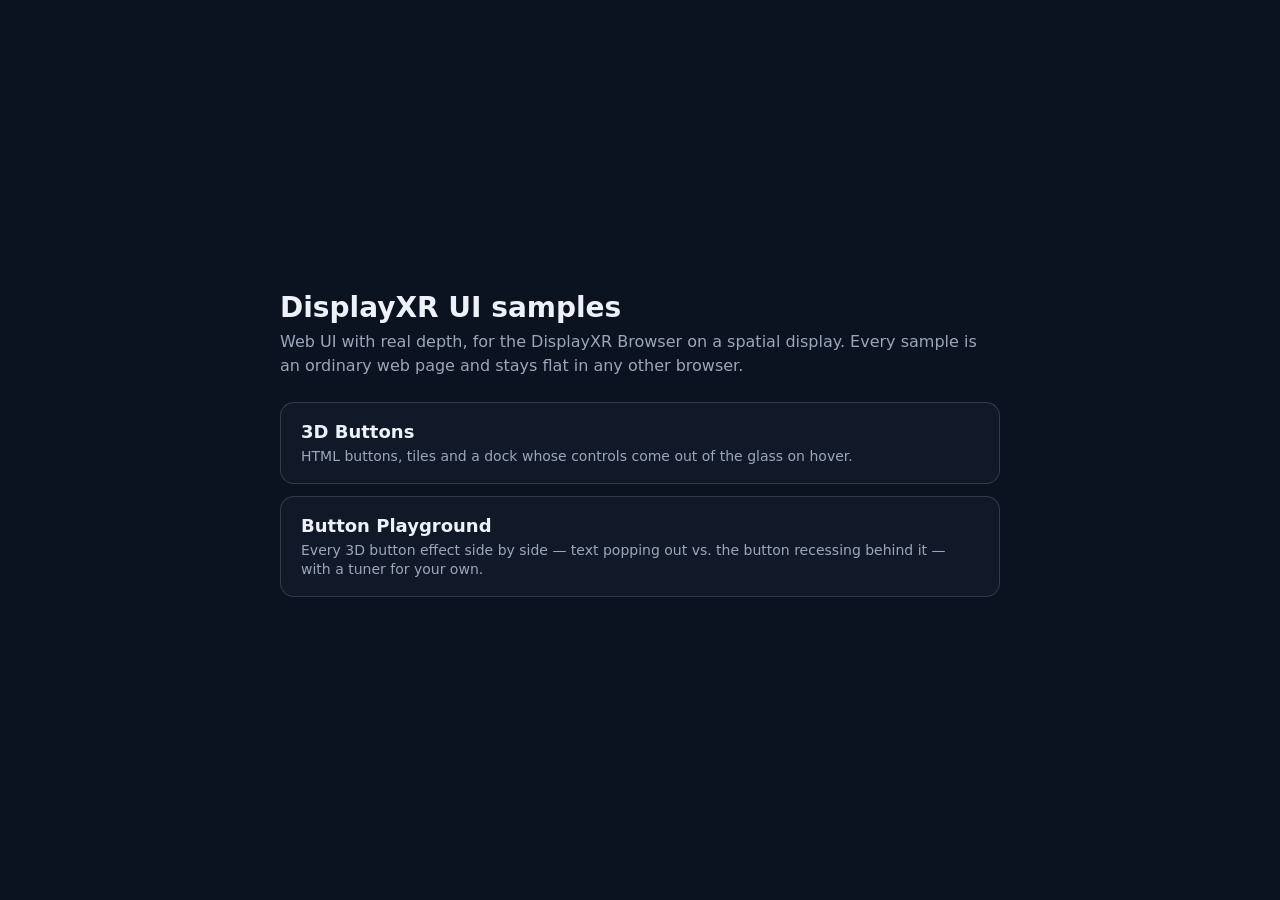
<file: ui-samples/index.html>
<!doctype html>
<html lang="en">
<head>
  <meta charset="utf-8" />
  <meta name="viewport" content="width=device-width, initial-scale=1" />
  <title>DisplayXR UI samples</title>
  <style>:root{color:#eef2f8;font-family:Segoe UI,system-ui,-apple-system,sans-serif}body{background:#0b1220;place-items:center;min-height:100vh;margin:0;display:grid}main{width:min(720px,100% - 32px)}h1{margin:0 0 6px;font-size:28px}p{color:#9aa7bb;margin:0 0 24px;line-height:1.5}a.sample{color:inherit;background:#121b2be6;border:1px solid #ffffff24;border-radius:14px;margin-bottom:12px;padding:18px 20px;text-decoration:none;display:block}a.sample strong{margin-bottom:4px;font-size:18px;display:block}a.sample span{color:#9aa7bb;font-size:14px}</style>
</head>
<body>
  <main>
    <h1>DisplayXR UI samples</h1>
    <p>Web UI with real depth, for the DisplayXR Browser on a spatial display. Every sample is an
      ordinary web page and stays flat in any other browser.</p>
    <a class="sample" href="./samples/buttons/">
      <strong>3D Buttons</strong>
      <span>HTML buttons, tiles and a dock whose controls come out of the glass on hover.</span>
    </a>
    <a class="sample" href="./samples/playground/">
      <strong>Button Playground</strong>
      <span>Every 3D button effect side by side — text popping out vs. the button recessing behind it — with a tuner for your own.</span>
    </a>
  </main>
</body>
</html>
</file>
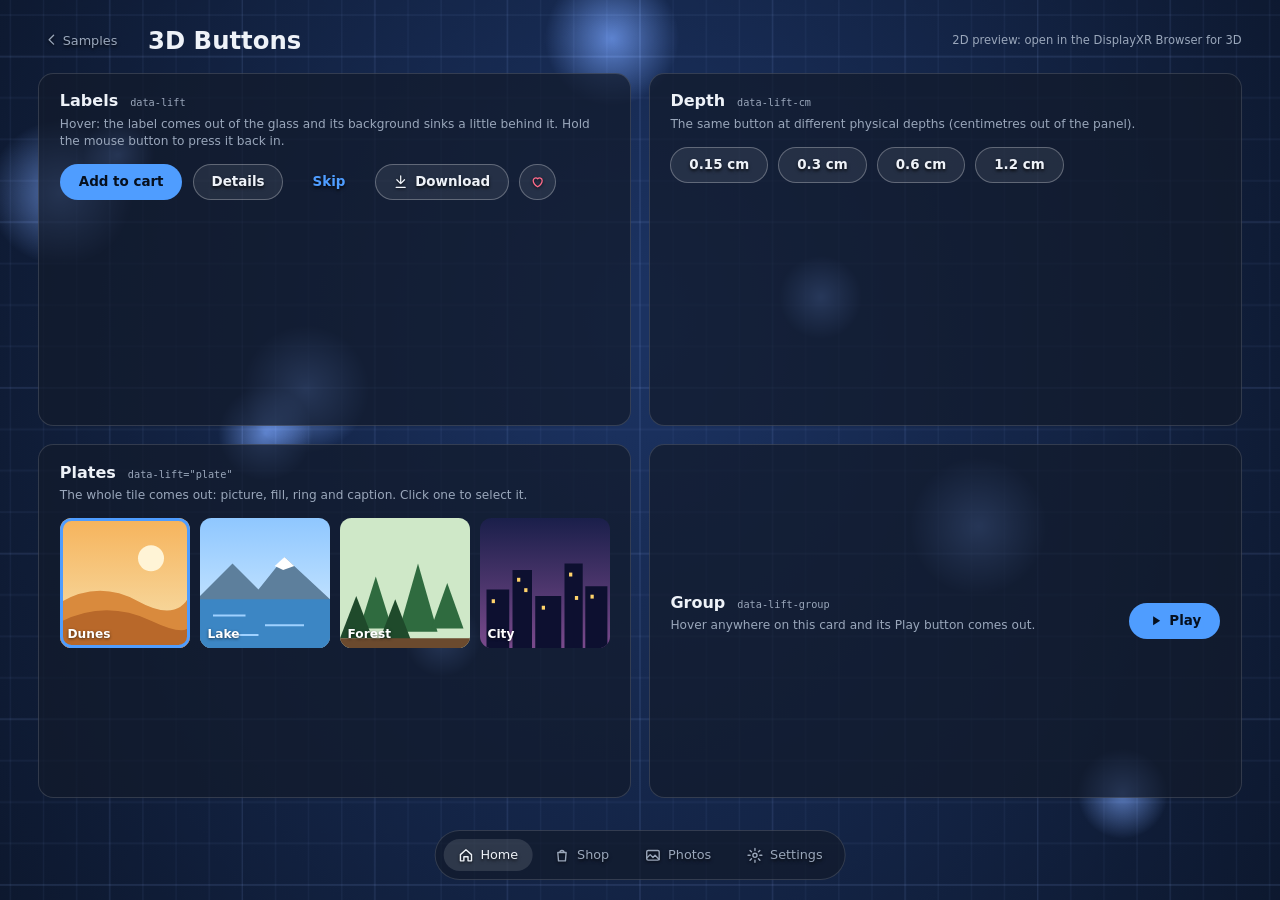
<file: ui-samples/samples/buttons/index.html>
<!doctype html>
<html lang="en">
<head>
  <meta charset="utf-8" />
  <meta name="viewport" content="width=device-width, initial-scale=1" />
  <title>3D Buttons — DisplayXR UI samples</title>
  <!-- Opt this page into the DisplayXR Browser's lens-aware filtering of 2D content. -->
  <meta name="displayxr-2d-lens-filter" content="on" />
  <script type="module" crossorigin src="../../assets/buttons-C-JlUZUL.js"></script>
  <link rel="modulepreload" crossorigin href="../../assets/cursor-v1BPBzjz.js">
  <link rel="stylesheet" crossorigin href="../../assets/cursor-QJGs-BZh.css">
  <link rel="stylesheet" crossorigin href="../../assets/buttons-D2-FQleA.css">
</head>
<body>
  <!-- The one woven canvas: full-bleed, under the page. No border/radius/shadow/filter/transform. -->
  <canvas id="stage" aria-hidden="true"></canvas>

  <main class="ui">
    <header class="top">
      <a class="back" href="../../" data-lift>
        <svg viewBox="0 0 24 24" aria-hidden="true"><path d="M15 5l-7 7 7 7" /></svg>
        Samples
      </a>
      <h1>3D Buttons</h1>
      <span class="mode" id="mode">Starting…</span>
    </header>

    <section class="panel" data-surface>
      <h2>Labels <small>data-lift</small></h2>
      <p>Hover: the label comes out of the glass and its background sinks a little behind it. Hold the mouse button to press it back in.</p>
      <div class="row">
        <button class="btn primary" data-lift>Add to cart</button>
        <button class="btn secondary" data-lift>Details</button>
        <button class="btn ghost" data-lift>Skip</button>
        <button class="btn secondary" data-lift>
          <svg viewBox="0 0 24 24" aria-hidden="true"><path d="M12 3v12M6 9l6 6 6-6M5 21h14" /></svg>
          Download
        </button>
        <button class="btn round" data-lift aria-label="Like">
          <svg viewBox="0 0 24 24" aria-hidden="true"><path d="M12 20s-7-4.4-7-10a4 4 0 0 1 7-2.6A4 4 0 0 1 19 10c0 5.6-7 10-7 10z" /></svg>
        </button>
      </div>
    </section>

    <section class="panel" data-surface>
      <h2>Depth <small>data-lift-cm</small></h2>
      <p>The same button at different physical depths (centimetres out of the panel).</p>
      <div class="row">
        <button class="btn secondary" data-lift data-lift-cm="0.15">0.15 cm</button>
        <button class="btn secondary" data-lift data-lift-cm="0.3">0.3 cm</button>
        <button class="btn secondary" data-lift data-lift-cm="0.6">0.6 cm</button>
        <button class="btn secondary" data-lift data-lift-cm="1.2">1.2 cm</button>
      </div>
    </section>

    <section class="panel" data-surface>
      <h2>Plates <small>data-lift="plate"</small></h2>
      <p>The whole tile comes out: picture, fill, ring and caption. Click one to select it.</p>
      <div class="rail" id="rail">
        <button class="tile selected" data-lift="plate"><img src="../../tiles/dunes.svg" alt="" /><i class="ring"></i><span>Dunes</span></button>
        <button class="tile" data-lift="plate"><img src="../../tiles/lake.svg" alt="" /><i class="ring"></i><span>Lake</span></button>
        <button class="tile" data-lift="plate"><img src="../../tiles/forest.svg" alt="" /><i class="ring"></i><span>Forest</span></button>
        <button class="tile" data-lift="plate"><img src="../../tiles/city.svg" alt="" /><i class="ring"></i><span>City</span></button>
      </div>
    </section>

    <section class="panel card" data-surface data-lift-group>
      <div>
        <h2>Group <small>data-lift-group</small></h2>
        <p>Hover anywhere on this card and its Play button comes out.</p>
      </div>
      <button class="btn primary" id="play" data-lift-group-target data-lift-cm="0.6">
        <svg viewBox="0 0 24 24" aria-hidden="true"><path d="M8 5l11 7-11 7z" class="fill" /></svg>
        <span>Play</span>
      </button>
    </section>
  </main>

  <nav class="dock" data-surface aria-label="Dock">
    <button class="dock-btn active" data-lift aria-label="Home">
      <svg viewBox="0 0 24 24" aria-hidden="true"><path d="M4 11l8-7 8 7v9h-5v-6H9v6H4z" /></svg>
      <span>Home</span>
    </button>
    <button class="dock-btn" data-lift>
      <svg viewBox="0 0 24 24" aria-hidden="true"><path d="M6 8h12l-1 12H7zM9 8a3 3 0 0 1 6 0" /></svg>
      <span>Shop</span>
    </button>
    <button class="dock-btn" data-lift>
      <svg viewBox="0 0 24 24" aria-hidden="true"><rect x="3" y="5" width="18" height="14" rx="2" /><path d="M3 16l5-5 4 4 3-3 6 6" /></svg>
      <span>Photos</span>
    </button>
    <button class="dock-btn" data-lift>
      <svg viewBox="0 0 24 24" aria-hidden="true"><circle cx="12" cy="12" r="3" /><path d="M12 2v3M12 19v3M2 12h3M19 12h3M4.9 4.9l2.1 2.1M17 17l2.1 2.1M4.9 19.1L7 17M17 7l2.1-2.1" /></svg>
      <span>Settings</span>
    </button>
  </nav>

</body>
</html>
</file>
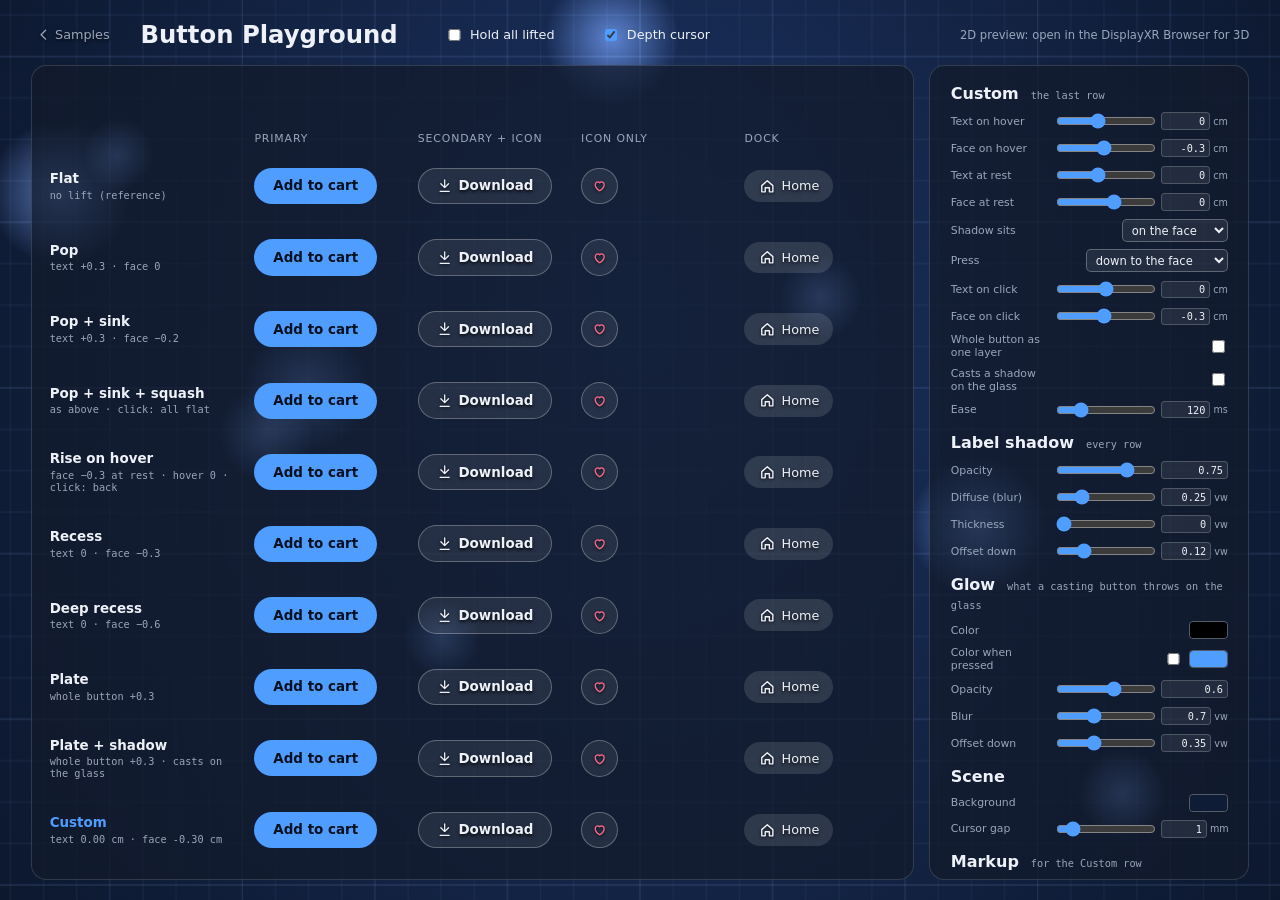
<file: ui-samples/samples/playground/index.html>
<!doctype html>
<html lang="en">
<head>
  <meta charset="utf-8" />
  <meta name="viewport" content="width=device-width, initial-scale=1" />
  <title>Button Playground — DisplayXR UI samples</title>
  <!-- Opt this page into the DisplayXR Browser's lens-aware filtering of 2D content. -->
  <meta name="displayxr-2d-lens-filter" content="on" />
  <script type="module" crossorigin src="../../assets/playground-C6cJe9Ok.js"></script>
  <link rel="modulepreload" crossorigin href="../../assets/cursor-v1BPBzjz.js">
  <link rel="stylesheet" crossorigin href="../../assets/cursor-QJGs-BZh.css">
  <link rel="stylesheet" crossorigin href="../../assets/playground-Dy2yi5ps.css">
</head>
<body>
  <canvas id="stage" aria-hidden="true"></canvas>

  <main class="ui">
    <header class="top">
      <a class="back" href="../../" data-lift>
        <svg viewBox="0 0 24 24" aria-hidden="true"><path d="M15 5l-7 7 7 7" /></svg>
        Samples
      </a>
      <h1>Button Playground</h1>
      <label class="switch"><input type="checkbox" id="hold" /> Hold all lifted</label>
      <label class="switch" title="The pointer rises to the depth of whatever is under it, so it is never drawn behind a lifted control"><input type="checkbox" id="cursor" /> Depth cursor</label>
      <span class="mode" id="mode">Starting…</span>
    </header>

    <!-- Rows are effects, columns are button styles. Built by main.ts from PRESETS. -->
    <section class="panel compare" data-surface>
      <div class="grid" id="grid"></div>
    </section>

    <aside class="panel tune" data-surface>
      <h2>Custom <small>the last row</small></h2>
      <div class="field">
        <label for="textCm">Text on hover</label>
        <input type="range" id="textCm" min="-1" max="1.5" step="0.05" />
      </div>
      <div class="field">
        <label for="faceCm">Face on hover</label>
        <input type="range" id="faceCm" min="-1.5" max="1" step="0.05" />
      </div>
      <div class="field">
        <label for="restCm">Text at rest</label>
        <input type="range" id="restCm" min="-1" max="1.5" step="0.05" />
      </div>
      <div class="field">
        <label for="restFaceCm">Face at rest</label>
        <input type="range" id="restFaceCm" min="-1.5" max="1" step="0.05" />
      </div>
      <div class="field two">
        <label for="shadow">Shadow sits</label>
        <select id="shadow">
          <option value="face">on the face</option>
          <option value="text">with the text</option>
          <option value="none">nowhere</option>
        </select>
      </div>
      <div class="field two">
        <label for="press">Press</label>
        <select id="press">
          <option value="face">down to the face</option>
          <option value="glass">all flat on the glass</option>
          <option value="rest">back to rest</option>
          <option value="depths">to the click depths</option>
          <option value="none">nowhere</option>
        </select>
      </div>
      <div class="field">
        <label for="pressCm">Text on click</label>
        <input type="range" id="pressCm" min="-1.5" max="1.5" step="0.05" />
      </div>
      <div class="field">
        <label for="pressFaceCm">Face on click</label>
        <input type="range" id="pressFaceCm" min="-1.5" max="1" step="0.05" />
      </div>
      <div class="field two">
        <label for="plate">Whole button as one layer</label>
        <input type="checkbox" id="plate" />
      </div>
      <div class="field two">
        <label for="cast">Casts a shadow on the glass</label>
        <input type="checkbox" id="cast" />
      </div>
      <div class="field">
        <label for="ease">Ease</label>
        <input type="range" id="ease" min="0" max="600" step="10" />
      </div>

      <h2 class="sub">Label shadow <small>every row</small></h2>
      <div class="field">
        <label for="alpha">Opacity</label>
        <input type="range" id="alpha" min="0" max="1" step="0.05" />
      </div>
      <div class="field">
        <label for="blur">Diffuse (blur)</label>
        <input type="range" id="blur" min="0" max="1.2" step="0.01" />
      </div>
      <div class="field">
        <label for="thickness">Thickness</label>
        <input type="range" id="thickness" min="0" max="0.3" step="0.01" />
      </div>
      <div class="field">
        <label for="offset">Offset down</label>
        <input type="range" id="offset" min="0" max="0.5" step="0.02" />
      </div>

      <h2 class="sub">Glow <small>what a casting button throws on the glass</small></h2>
      <div class="field two">
        <label for="castColor">Color</label>
        <input type="color" id="castColor" />
      </div>
      <div class="field two">
        <label for="castPressedOn">Color when pressed</label>
        <span class="pair"><input type="checkbox" id="castPressedOn" /><input type="color" id="castPressedColor" /></span>
      </div>
      <div class="field">
        <label for="castAlpha">Opacity</label>
        <input type="range" id="castAlpha" min="0" max="1" step="0.05" />
      </div>
      <div class="field">
        <label for="castBlur">Blur</label>
        <input type="range" id="castBlur" min="0" max="2" step="0.05" />
      </div>
      <div class="field">
        <label for="castOffset">Offset down</label>
        <input type="range" id="castOffset" min="0" max="1" step="0.05" />
      </div>

      <h2 class="sub">Scene</h2>
      <div class="field two">
        <label for="bg">Background</label>
        <input type="color" id="bg" />
      </div>
      <div class="field">
        <label for="cursorGap">Cursor gap</label>
        <input type="range" id="cursorGap" min="0" max="10" step="0.5" />
      </div>

      <h2 class="sub">Markup <small>for the Custom row</small></h2>
      <code id="markup"></code>
      <div class="row actions">
        <button class="btn secondary small" id="reset" type="button">Reset</button>
        <button class="btn secondary small" id="copy" type="button">Copy markup</button>
      </div>
    </aside>
  </main>

</body>
</html>
</file>
<file: ui-samples/assets/cursor-QJGs-BZh.css>
.lift-hidden,.lift-hidden *{-webkit-text-fill-color:transparent!important;text-shadow:none!important;box-shadow:none!important;background-color:#0000!important;border-color:#0000!important}.lift-hidden svg,.lift-hidden img{visibility:hidden!important}.lift-still,.lift-still *{transition:none!important}.surface-in-scene{box-shadow:none!important;background-color:#0000!important;border-color:#0000!important}
</file>
<file: ui-samples/assets/buttons-D2-FQleA.css>
:root{--bg:#0b1220;--text:#eef2f8;--muted:#9aa7bb;--accent:#4f9dff;--panel:#121b2bb8;--line:#ffffff24;--shadow-y:.12vw;--shadow-blur:.25vw;--shadow-alpha:.75;--label-shadow:0 var(--shadow-y) var(--shadow-blur) rgba(0, 0, 0, var(--shadow-alpha));--lift-cast-shadow:0 .35vw .7vw #0009;color:var(--text);font-family:Segoe UI,system-ui,-apple-system,sans-serif}html,body{background:var(--bg);height:100%;margin:0;overflow:hidden}#stage{width:100vw;height:100vh;display:block;position:fixed;inset:0}.top{align-items:center;gap:1.6vw;display:flex}.top h1{margin:0;font-size:1.9vw;font-weight:600}.mode{color:var(--muted);margin-left:auto;font-size:.9vw}.back{color:var(--muted);border-radius:999px;align-items:center;gap:.3vw;padding:.4vw .8vw .4vw .4vw;font-size:1vw;text-decoration:none;display:inline-flex}.back svg{width:1.2vw;height:1.2vw}.panel{background:var(--panel);border:1px solid var(--line);border-radius:1.2vw;padding:1.4vw 1.6vw}.panel h2{margin:0 0 .4vw;font-size:1.25vw;font-weight:600}.panel h2 small{color:var(--muted);margin-left:.5vw;font-family:Consolas,ui-monospace,monospace;font-size:.8vw;font-weight:400}.panel p{color:var(--muted);margin:0 0 1.1vw;font-size:.95vw;line-height:1.4}.row{flex-wrap:wrap;align-items:center;gap:.8vw;display:flex}svg{fill:none;stroke:currentColor;stroke-width:2px;stroke-linecap:round;stroke-linejoin:round}svg .fill{fill:currentColor;stroke:none}.btn{font:inherit;cursor:pointer;border:1px solid #0000;border-radius:999px;align-items:center;gap:.5vw;padding:.75vw 1.4vw;font-size:1.05vw;font-weight:600;display:inline-flex}.btn svg{width:1.2vw;height:1.2vw}.btn,.dock-btn,.back{text-shadow:var(--label-shadow)}.btn svg,.dock-btn svg,.back svg{filter:drop-shadow(0 var(--shadow-y) calc(var(--shadow-blur) / 2) rgba(0, 0, 0, var(--shadow-alpha)))}.btn.primary{background:var(--accent);color:#06101f;text-shadow:none;--lift-shadow:var(--label-shadow)}.btn.primary svg{filter:none}.btn.secondary{color:var(--text);background:#ffffff14;border-color:#ffffff47}.btn.ghost{color:var(--accent);background:0 0}.btn.round{color:#ff6b8a;background:#ffffff14;border-color:#ffffff47;padding:.75vw}.dock-btn{font:inherit;color:var(--muted);cursor:pointer;background:0 0;border:0;border-radius:999px;align-items:center;gap:.5vw;padding:.6vw 1.1vw;font-size:1vw;font-weight:500;display:inline-flex}.dock-btn svg{width:1.3vw;height:1.3vw}.dock-btn.active{color:var(--text);background:#ffffff1f}.ui{box-sizing:border-box;grid-template-rows:auto 1fr 1fr;grid-template-columns:1fr 1fr;gap:1.4vw;height:100%;padding:2vw 3vw 8vw;display:grid;position:relative}.ui>.top{grid-column:1/-1}.rail{grid-template-columns:repeat(4,1fr);gap:.8vw;display:grid}.tile{aspect-ratio:1;cursor:pointer;font:inherit;background:#1b24309e;border:0;border-radius:.9vw;padding:0;position:relative;overflow:hidden}.tile img{object-fit:cover;width:100%;height:100%;display:block}.tile span{color:#fff;text-shadow:0 1px 3px #0009;font-size:.95vw;font-weight:600;position:absolute;bottom:.5vw;left:.6vw}.tile .ring{border-radius:inherit;position:absolute;inset:0}.tile.selected .ring{box-shadow:inset 0 0 0 3px var(--accent)}.card{cursor:pointer;justify-content:space-between;align-items:center;gap:1.5vw;display:flex}.dock{background:var(--panel);border:1px solid var(--line);border-radius:999px;gap:.6vw;padding:.6vw;display:flex;position:fixed;bottom:1.6vw;left:50%;translate:-50%}
</file>
<file: ui-samples/assets/playground-Dy2yi5ps.css>
:root{--bg:#0b1220;--text:#eef2f8;--muted:#9aa7bb;--accent:#4f9dff;--panel:#121b2bb8;--line:#ffffff24;--shadow-y:.12vw;--shadow-blur:.25vw;--shadow-alpha:.75;--label-shadow:0 var(--shadow-y) var(--shadow-blur) rgba(0, 0, 0, var(--shadow-alpha));--lift-cast-shadow:0 .35vw .7vw #0009;color:var(--text);font-family:Segoe UI,system-ui,-apple-system,sans-serif}html,body{background:var(--bg);height:100%;margin:0;overflow:hidden}#stage{width:100vw;height:100vh;display:block;position:fixed;inset:0}.top{align-items:center;gap:1.6vw;display:flex}.top h1{margin:0;font-size:1.9vw;font-weight:600}.mode{color:var(--muted);margin-left:auto;font-size:.9vw}.back{color:var(--muted);border-radius:999px;align-items:center;gap:.3vw;padding:.4vw .8vw .4vw .4vw;font-size:1vw;text-decoration:none;display:inline-flex}.back svg{width:1.2vw;height:1.2vw}.panel{background:var(--panel);border:1px solid var(--line);border-radius:1.2vw;padding:1.4vw 1.6vw}.panel h2{margin:0 0 .4vw;font-size:1.25vw;font-weight:600}.panel h2 small{color:var(--muted);margin-left:.5vw;font-family:Consolas,ui-monospace,monospace;font-size:.8vw;font-weight:400}.panel p{color:var(--muted);margin:0 0 1.1vw;font-size:.95vw;line-height:1.4}.row{flex-wrap:wrap;align-items:center;gap:.8vw;display:flex}svg{fill:none;stroke:currentColor;stroke-width:2px;stroke-linecap:round;stroke-linejoin:round}svg .fill{fill:currentColor;stroke:none}.btn{font:inherit;cursor:pointer;border:1px solid #0000;border-radius:999px;align-items:center;gap:.5vw;padding:.75vw 1.4vw;font-size:1.05vw;font-weight:600;display:inline-flex}.btn svg{width:1.2vw;height:1.2vw}.btn,.dock-btn,.back{text-shadow:var(--label-shadow)}.btn svg,.dock-btn svg,.back svg{filter:drop-shadow(0 var(--shadow-y) calc(var(--shadow-blur) / 2) rgba(0, 0, 0, var(--shadow-alpha)))}.btn.primary{background:var(--accent);color:#06101f;text-shadow:none;--lift-shadow:var(--label-shadow)}.btn.primary svg{filter:none}.btn.secondary{color:var(--text);background:#ffffff14;border-color:#ffffff47}.btn.ghost{color:var(--accent);background:0 0}.btn.round{color:#ff6b8a;background:#ffffff14;border-color:#ffffff47;padding:.75vw}.dock-btn{font:inherit;color:var(--muted);cursor:pointer;background:0 0;border:0;border-radius:999px;align-items:center;gap:.5vw;padding:.6vw 1.1vw;font-size:1vw;font-weight:500;display:inline-flex}.dock-btn svg{width:1.3vw;height:1.3vw}.dock-btn.active{color:var(--text);background:#ffffff1f}.ui{box-sizing:border-box;grid-template-rows:auto 1fr;grid-template-columns:1fr 25vw;gap:1.2vw;height:100%;padding:1.6vw 2.4vw;display:grid;position:relative}.ui>.top{grid-column:1/-1}.switch{cursor:pointer;align-items:center;gap:.5vw;margin-left:2vw;font-size:1vw;display:inline-flex}.compare{padding:1vw 1.4vw;overflow:hidden}.grid{grid-template-columns:15vw repeat(4,1fr);grid-auto-rows:1fr;align-items:center;column-gap:1vw;height:100%;display:grid}.grid .head{color:var(--muted);text-transform:uppercase;letter-spacing:.08em;align-self:end;padding-bottom:.4vw;font-size:.85vw}.grid .name{font-size:1.05vw;font-weight:600}.grid .name small{color:var(--muted);margin-top:.2vw;font-family:Consolas,ui-monospace,monospace;font-size:.8vw;font-weight:400;display:block}.grid .cell{align-items:center;display:flex}.grid .name[data-row=custom]{color:var(--accent)}.tune{flex-direction:column;gap:.55vw;display:flex;overflow-y:auto}.tune h2{margin-bottom:.1vw}.tune h2.sub{margin-top:.5vw}.field{grid-template-columns:7.5vw 1fr 5.2vw;align-items:center;column-gap:.6vw;font-size:.85vw;display:grid}.field.two>:last-child{grid-column:2/-1;justify-self:end}.val{align-items:center;gap:.25vw;display:flex}.val input{width:100%;min-width:0;font:inherit;color:var(--text);text-align:right;appearance:textfield;background:#ffffff14;border:1px solid #fff3;border-radius:.3vw;padding:.15vw .3vw;font-family:Consolas,ui-monospace,monospace;font-size:.8vw}.val input::-webkit-inner-spin-button{-webkit-appearance:none;margin:0}.val input::-webkit-outer-spin-button{-webkit-appearance:none;margin:0}.val input:disabled{opacity:.4}.val .unit{width:1.4vw;color:var(--muted);font-size:.75vw}.field label{color:var(--muted);justify-content:space-between;display:flex}input[type=range]{width:100%;accent-color:var(--accent)}input[type=checkbox]{accent-color:var(--accent);width:1vw;height:1vw}select{font:inherit;color:var(--text);background:#ffffff14;border:1px solid #ffffff47;border-radius:.4vw;padding:.2vw .4vw;font-size:.9vw}input[type=color]{cursor:pointer;background:0 0;border:1px solid #ffffff47;border-radius:.3vw;width:3vw;height:1.4vw;padding:0}input[type=color]::-webkit-color-swatch-wrapper{padding:0}input[type=color]::-webkit-color-swatch{border:0;border-radius:.25vw}.pair{align-items:center;gap:.5vw;display:inline-flex}select option{background:#16213a}#markup{color:var(--muted);word-break:break-word;background:#00000040;border-radius:.4vw;padding:.5vw .6vw;font-size:.75vw;line-height:1.5;display:block}.btn.small{padding:.45vw .9vw;font-size:.85vw}
</file>
